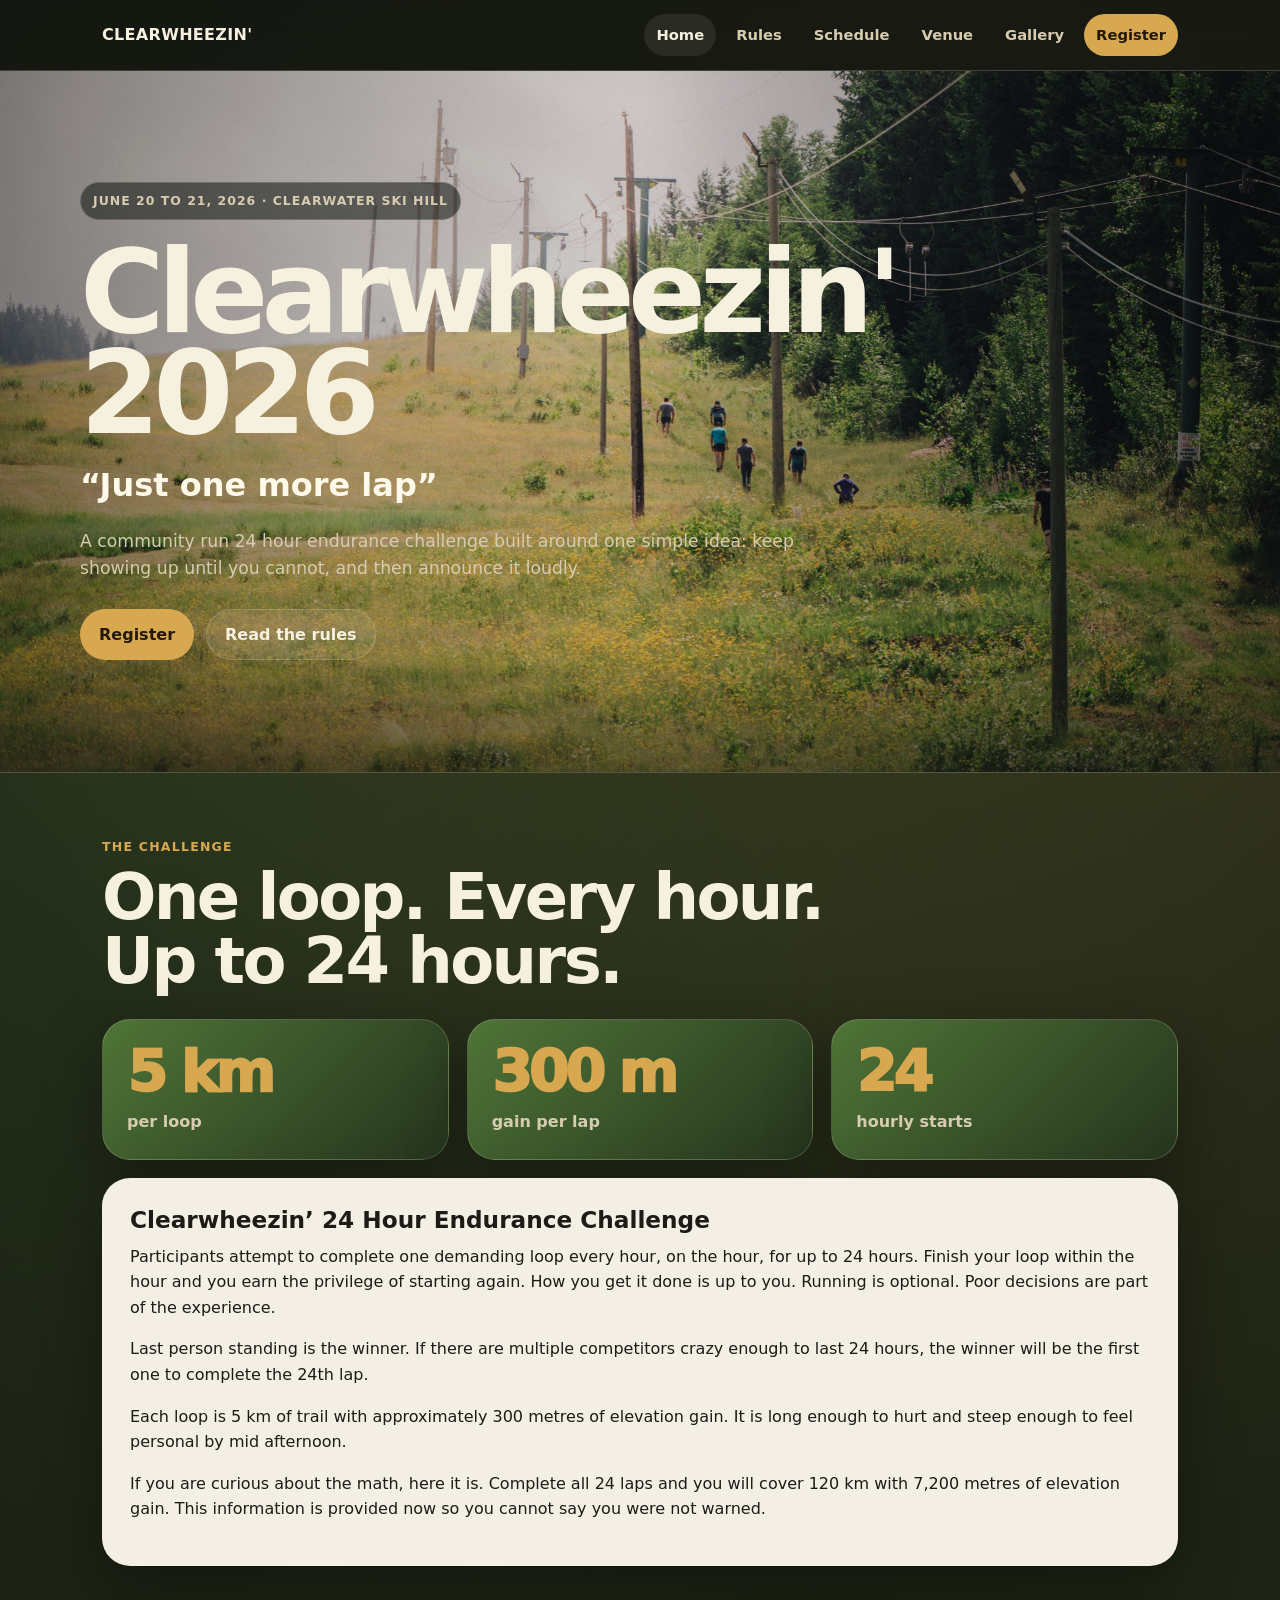
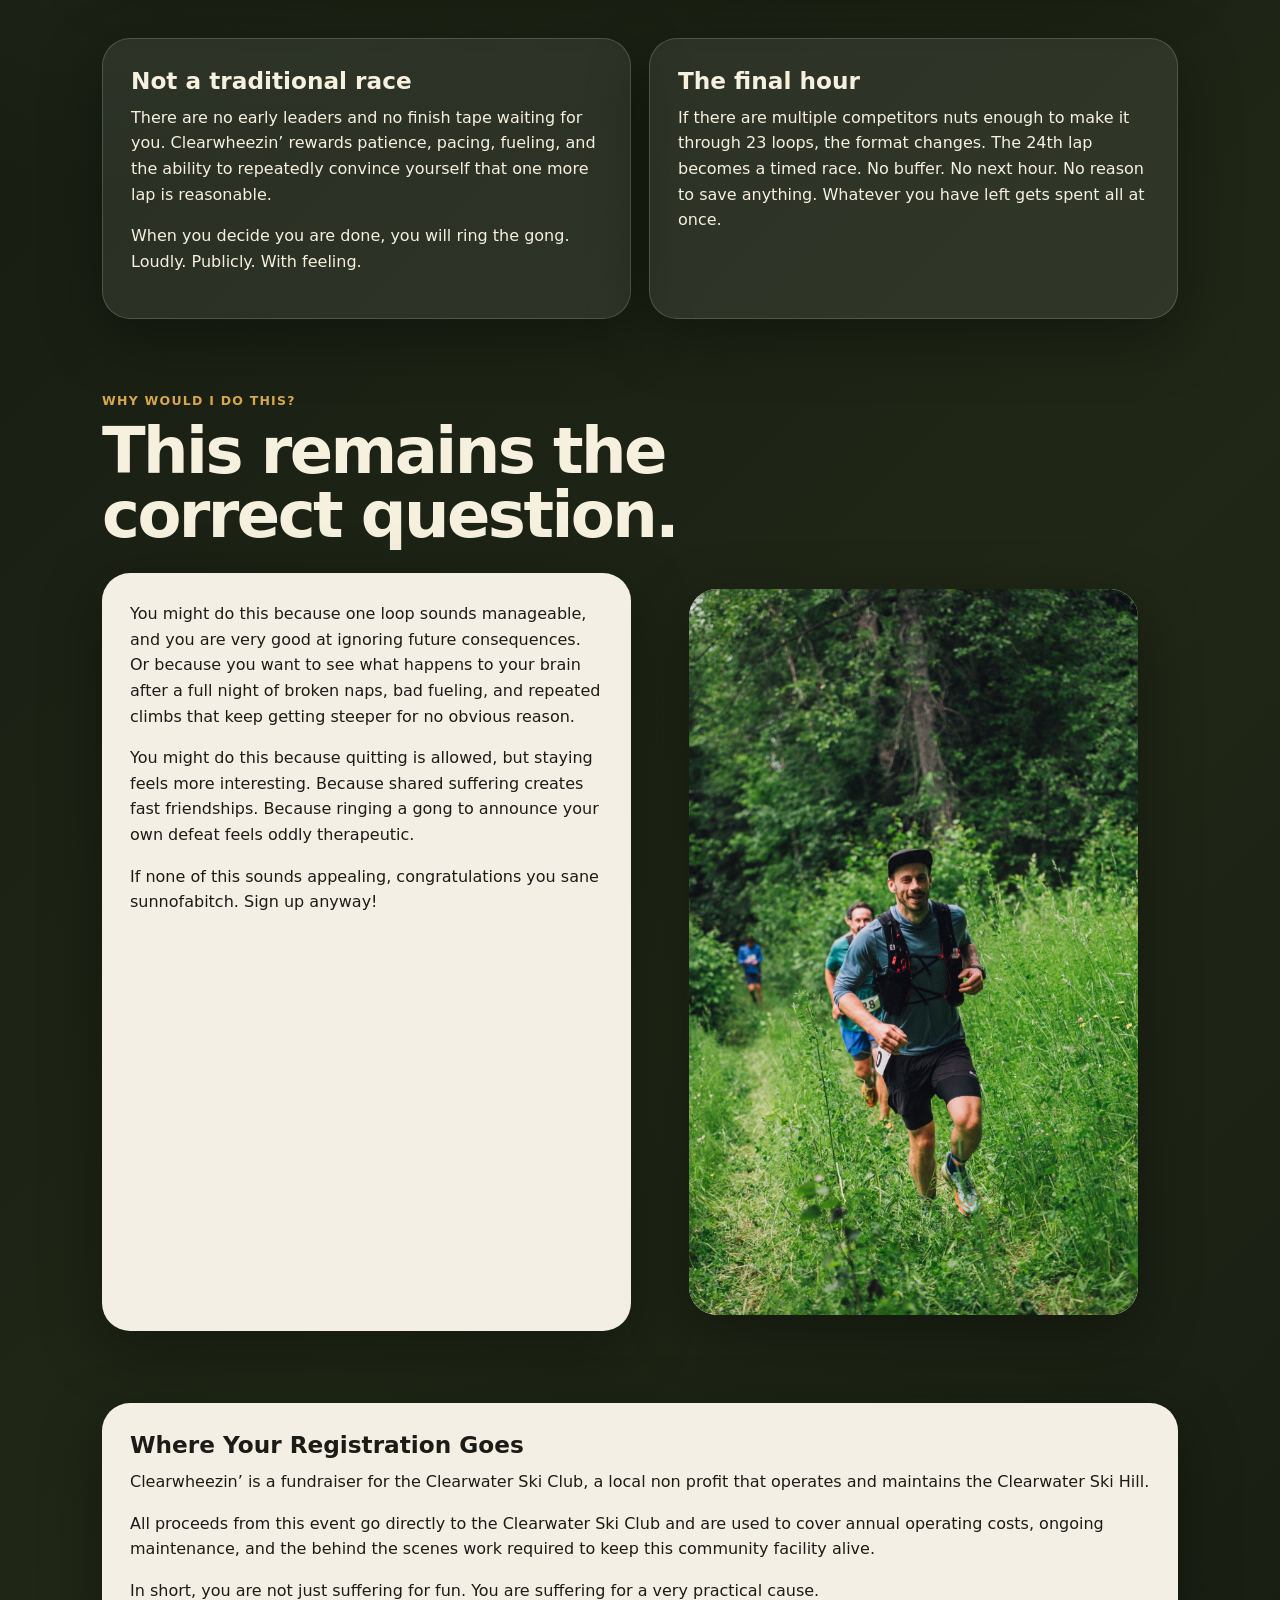
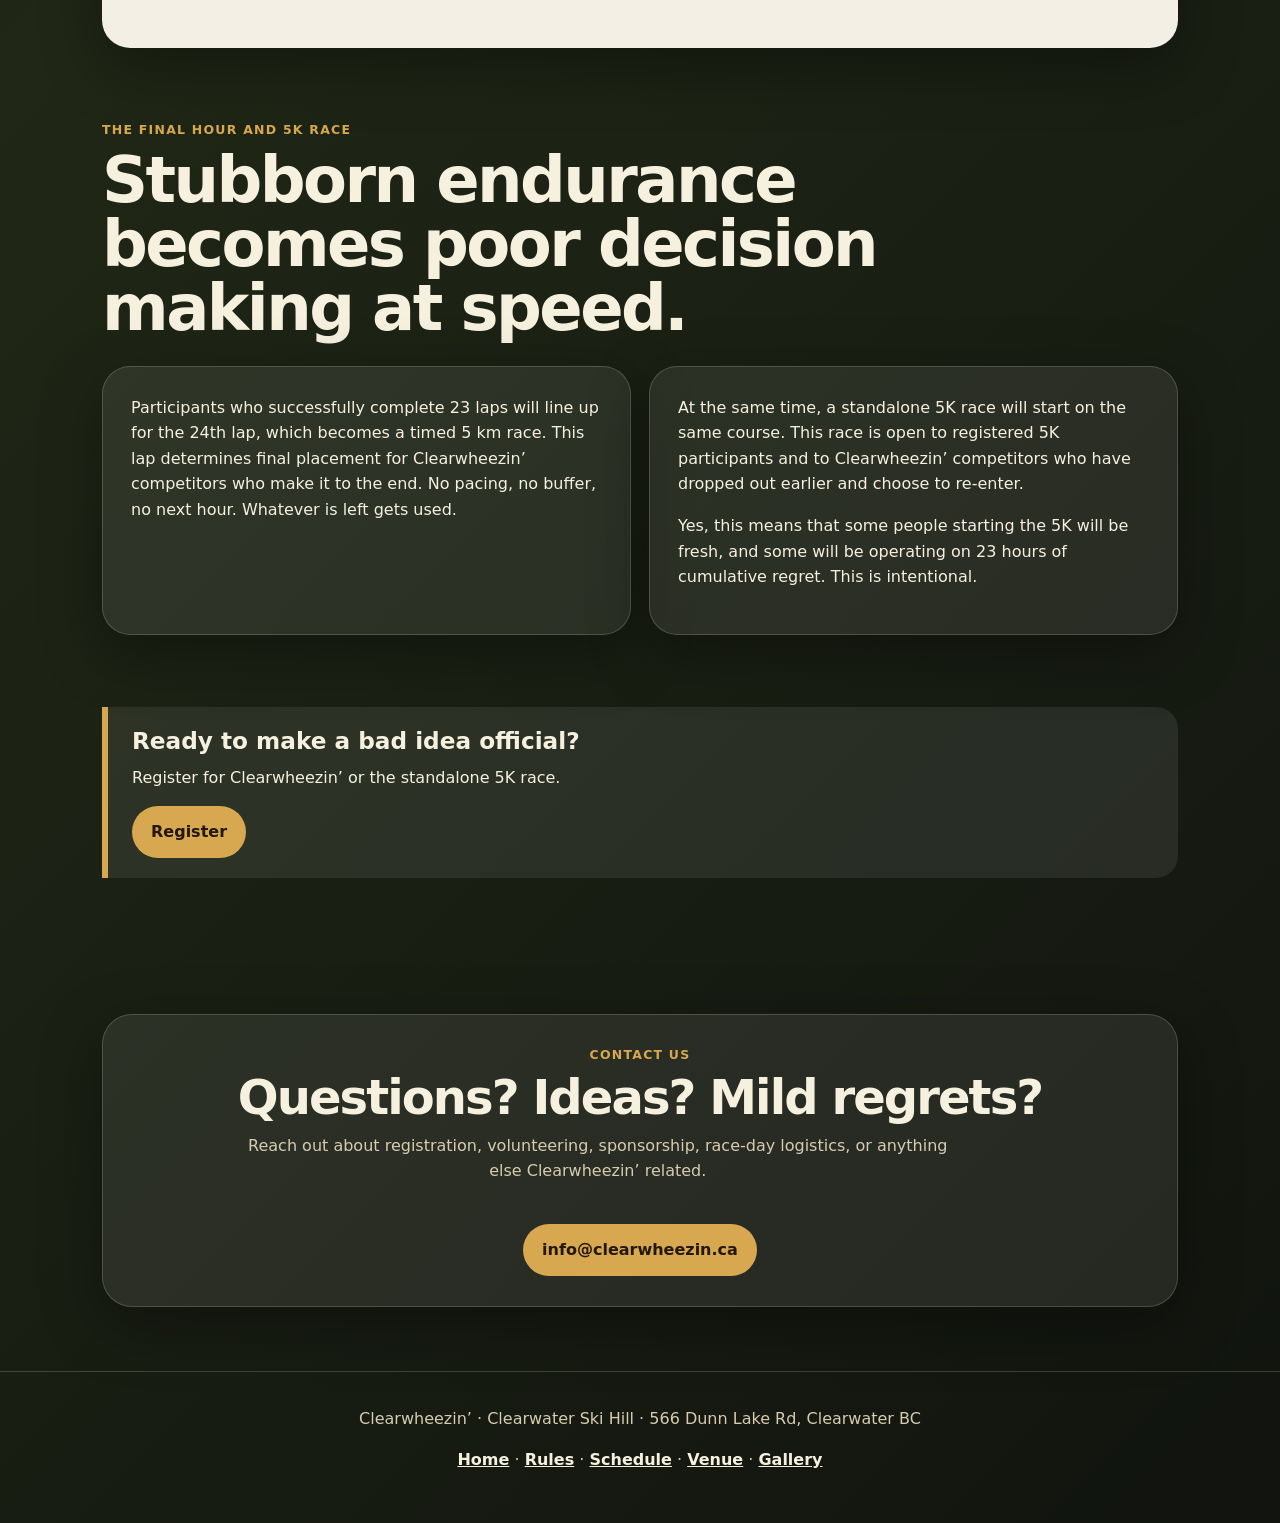
<file: index.html>
<!doctype html>
<html lang="en">
<head>
  <meta charset="utf-8">
  <meta name="viewport" content="width=device-width, initial-scale=1">
  <title>Clearwheezin' 2026 | 24 Hour Endurance Challenge</title>
  <meta name="description" content="Clearwheezin' is a 24 hour trail endurance challenge at the Clearwater Ski Hill, June 20 to 21, 2026.">
  <link rel="stylesheet" href="styles.css">
</head>
<body>
  <header class="site-header">
    <nav class="nav" aria-label="Main navigation">
      <a class="brand" href="index.html">Clearwheezin'</a>
      <div class="nav-links">
        <a class="active" href="index.html">Home</a>
        <a href="rules.html">Rules</a>
        <a href="schedule.html">Schedule</a>
        <a href="venue.html">Venue</a>
        <a href="gallery.html">Gallery</a>
        <a class="register-small" href="https://docs.google.com/forms/d/e/1FAIpQLSf0vnquG6fOo9L4sW3HJ0bSzp4sh94oVX1bUGzyTu4oOgFHUw/viewform?usp=send_form">Register</a>
      </div>
    </nav>
  </header>

  <section class="hero">
    <div class="hero-content">
      <div class="kicker">June 20 to 21, 2026 · Clearwater Ski Hill</div>
      <h1>Clearwheezin' 2026</h1>
      <p class="tagline">“Just one more lap”</p>
      <p class="hero-copy">A community run 24 hour endurance challenge built around one simple idea: keep showing up until you cannot, and then announce it loudly.</p>
      <div class="cta-row">
        <a class="button primary" href="https://docs.google.com/forms/d/e/1FAIpQLSf0vnquG6fOo9L4sW3HJ0bSzp4sh94oVX1bUGzyTu4oOgFHUw/viewform?usp=send_form">Register</a>
        <a class="button secondary" href="rules.html">Read the rules</a>
      </div>
    </div>
  </section>

  <main>
    <section class="section">
      <div class="section-header">
        <div class="eyebrow">The Challenge</div>
        <h2>One loop. Every hour. Up to 24 hours.</h2>
      </div>
      <div class="grid">
        <div class="stat-card"><div class="stat">5 km</div><div class="stat-label">per loop</div></div>
        <div class="stat-card"><div class="stat">300 m</div><div class="stat-label">gain per lap</div></div>
        <div class="stat-card"><div class="stat">24</div><div class="stat-label">hourly starts</div></div>
        <article class="card full">
          <h3>Clearwheezin’ 24 Hour Endurance Challenge</h3>
          <p>Participants attempt to complete one demanding loop every hour, on the hour, for up to 24 hours. Finish your loop within the hour and you earn the privilege of starting again. How you get it done is up to you. Running is optional. Poor decisions are part of the experience.</p>
          <p>Last person standing is the winner. If there are multiple competitors crazy enough to last 24 hours, the winner will be the first one to complete the 24th lap.</p>
          <p>Each loop is 5 km of trail with approximately 300 metres of elevation gain. It is long enough to hurt and steep enough to feel personal by mid afternoon.</p>
          <p>If you are curious about the math, here it is. Complete all 24 laps and you will cover 120 km with 7,200 metres of elevation gain. This information is provided now so you cannot say you were not warned.</p>
        </article>
      </div>
    </section>

    <section class="section">
      <div class="grid">
        <article class="card dark">
          <h3>Not a traditional race</h3>
          <p>There are no early leaders and no finish tape waiting for you. Clearwheezin’ rewards patience, pacing, fueling, and the ability to repeatedly convince yourself that one more lap is reasonable.</p>
          <p>When you decide you are done, you will ring the gong. Loudly. Publicly. With feeling.</p>
        </article>
        <article class="card dark">
          <h3>The final hour</h3>
          <p>If there are multiple competitors nuts enough to make it through 23 loops, the format changes. The 24th lap becomes a timed race. No buffer. No next hour. No reason to save anything. Whatever you have left gets spent all at once.</p>
        </article>
      </div>
    </section>

    <section class="section">
      <div class="section-header">
        <div class="eyebrow">Why would I do this?</div>
        <h2>This remains the correct question.</h2>
      </div>
      <div class="grid">
        <article class="card">
          <p>You might do this because one loop sounds manageable, and you are very good at ignoring future consequences. Or because you want to see what happens to your brain after a full night of broken naps, bad fueling, and repeated climbs that keep getting steeper for no obvious reason.</p>
          <p>You might do this because quitting is allowed, but staying feels more interesting. Because shared suffering creates fast friendships. Because ringing a gong to announce your own defeat feels oddly therapeutic.</p>
          <p>If none of this sounds appealing, congratulations you sane sunnofabitch. Sign up anyway!</p>
        </article>
        <figure class="card image-card">
         <img src="assets/trail-runner.JPG" alt="Runners climbing a lush green trail">
          <figcaption class="caption">Lush trails, and trauma bonding await.</figcaption>
        </figure>
      </div>
    </section>

    <section class="section">
      <div class="grid">
        <article class="card full">
          <h3>Where Your Registration Goes</h3>
          <p>Clearwheezin’ is a fundraiser for the Clearwater Ski Club, a local non profit that operates and maintains the Clearwater Ski Hill.</p>
          <p>All proceeds from this event go directly to the Clearwater Ski Club and are used to cover annual operating costs, ongoing maintenance, and the behind the scenes work required to keep this community facility alive.</p>
          <p>In short, you are not just suffering for fun. You are suffering for a very practical cause.</p>
        </article>
      </div>
    </section>

    <section class="section">
      <div class="section-header">
        <div class="eyebrow">The Final Hour and 5K Race</div>
        <h2>Stubborn endurance becomes poor decision making at speed.</h2>
      </div>
      <div class="grid">
        <article class="card dark">
          <p>Participants who successfully complete 23 laps will line up for the 24th lap, which becomes a timed 5 km race. This lap determines final placement for Clearwheezin’ competitors who make it to the end. No pacing, no buffer, no next hour. Whatever is left gets used.</p>
        </article>
        <article class="card dark">
          <p>At the same time, a standalone 5K race will start on the same course. This race is open to registered 5K participants and to Clearwheezin’ competitors who have dropped out earlier and choose to re-enter.</p>
          <p>Yes, this means that some people starting the 5K will be fresh, and some will be operating on 23 hours of cumulative regret. This is intentional.</p>
        </article>
      </div>
    </section>

    <section class="section">
      <div class="callout">
        <h3>Ready to make a bad idea official?</h3>
        <p>Register for Clearwheezin’ or the standalone 5K race.</p>
        <a class="button primary" href="https://docs.google.com/forms/d/e/1FAIpQLSf0vnquG6fOo9L4sW3HJ0bSzp4sh94oVX1bUGzyTu4oOgFHUw/viewform?usp=send_form">Register</a>
      </div>
    </section>
  </main>

  <section class="contact-section" aria-labelledby="contact-title">
    <div class="contact-inner">
      <div>
        <div class="eyebrow">Contact Us</div>
        <h2 id="contact-title">Questions? Ideas? Mild regrets?</h2>
        <p>Reach out about registration, volunteering, sponsorship, race-day logistics, or anything else Clearwheezin’ related.</p>
      </div>
      <a class="button primary" href="mailto:info@clearwheezin.ca">info@clearwheezin.ca</a>
    </div>
  </section>

  <footer class="footer">
    <p>Clearwheezin’ · Clearwater Ski Hill · 566 Dunn Lake Rd, Clearwater BC</p>
    <p><a href="index.html">Home</a> · <a href="rules.html">Rules</a> · <a href="schedule.html">Schedule</a> · <a href="venue.html">Venue</a> · <a href="gallery.html">Gallery</a></p>
  </footer>
</body>
</html>
</file>
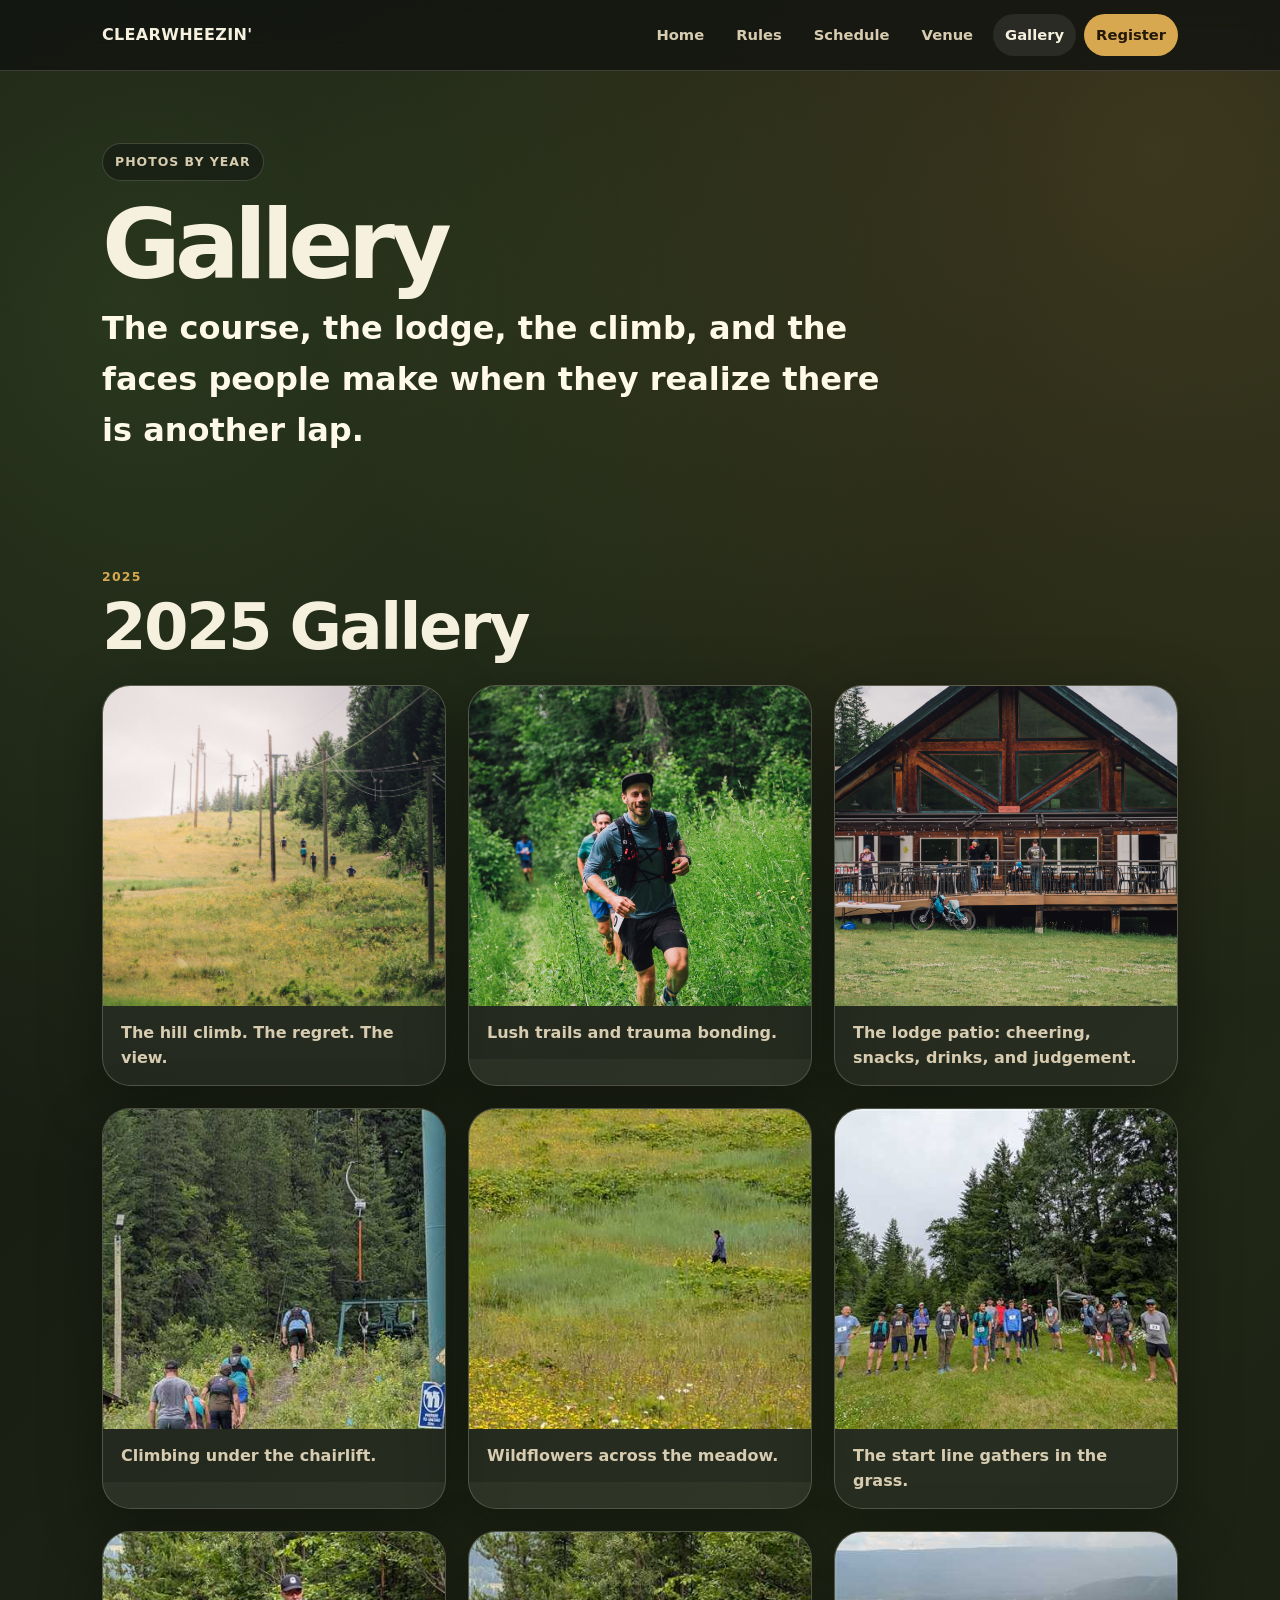
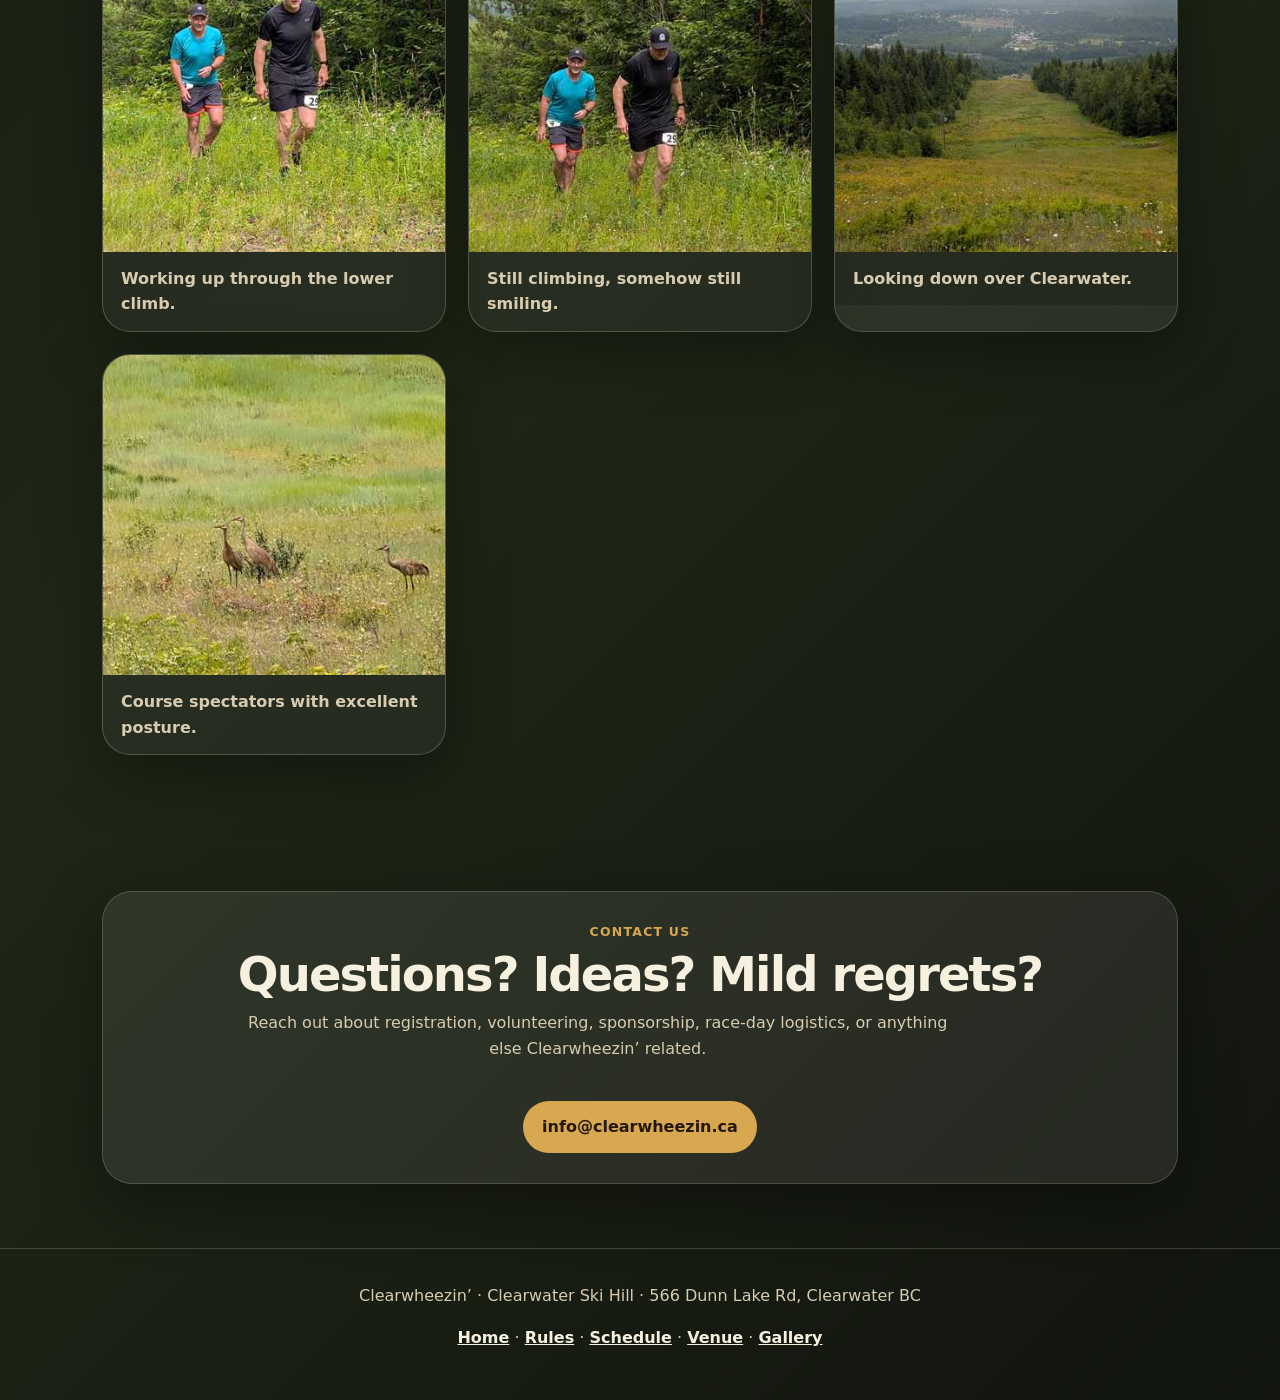
<file: gallery.html>
<!doctype html>
<html lang="en">
<head>
  <meta charset="utf-8">
  <meta name="viewport" content="width=device-width, initial-scale=1">
  <title>Gallery | Clearwheezin' 2026</title>
  <meta name="description" content="Photo gallery for Clearwheezin' at the Clearwater Ski Hill.">
  <link rel="stylesheet" href="styles.css">
</head>
<body>
  <header class="site-header">
    <nav class="nav" aria-label="Main navigation">
      <a class="brand" href="index.html">Clearwheezin'</a>
      <div class="nav-links">
        <a href="index.html">Home</a>
        <a href="rules.html">Rules</a>
        <a href="schedule.html">Schedule</a>
        <a href="venue.html">Venue</a>
        <a class="active" href="gallery.html">Gallery</a>
        <a class="register-small" href="https://docs.google.com/forms/d/e/1FAIpQLSf0vnquG6fOo9L4sW3HJ0bSzp4sh94oVX1bUGzyTu4oOgFHUw/viewform?usp=send_form">Register</a>
      </div>
    </nav>
  </header>

  <section class="page-hero">
    <div class="kicker">Photos by Year</div>
    <h1>Gallery</h1>
    <p class="tagline">The course, the lodge, the climb, and the faces people make when they realize there is another lap.</p>
    <!--
    <p class="hero-copy">Photos are organized by event year. Future galleries can be added by uploading photos to a year folder and adding them to <code>gallery-data.js</code>.</p>
    -->
  </section>

  <main>
    <div data-gallery></div>

    <!--
    <section class="section">
      <div class="callout">
        <h3>Adding photos later</h3>
        <p>Recommended structure: <code>assets/gallery/2026/2026-001-start-line.jpg</code>, <code>assets/gallery/2027/2027-001-finish-area.jpg</code>, and so on. Keep images resized for web before uploading.</p>
      </div>
    </section>
    -->
  </main>

  <section class="contact-section" aria-labelledby="contact-title">
    <div class="contact-inner">
      <div>
        <div class="eyebrow">Contact Us</div>
        <h2 id="contact-title">Questions? Ideas? Mild regrets?</h2>
        <p>Reach out about registration, volunteering, sponsorship, race-day logistics, or anything else Clearwheezin’ related.</p>
      </div>
      <a class="button primary" href="mailto:info@clearwheezin.ca">info@clearwheezin.ca</a>
    </div>
  </section>

  <footer class="footer">
    <p>Clearwheezin’ · Clearwater Ski Hill · 566 Dunn Lake Rd, Clearwater BC</p>
    <p><a href="index.html">Home</a> · <a href="rules.html">Rules</a> · <a href="schedule.html">Schedule</a> · <a href="venue.html">Venue</a> · <a href="gallery.html">Gallery</a></p>
  </footer>

  <div class="lightbox" data-lightbox aria-hidden="true">
    <button class="lightbox-backdrop" data-lightbox-close aria-label="Close image preview"></button>
    <div class="lightbox-panel" role="dialog" aria-modal="true" aria-label="Gallery image preview">
      <button class="lightbox-close" data-lightbox-close aria-label="Close image preview">×</button>
      <img data-lightbox-image alt="">
      <p data-lightbox-caption></p>
    </div>
  </div>

  <script src="gallery-data.js"></script>
  <script src="gallery.js"></script>
</body>
</html>
</file>
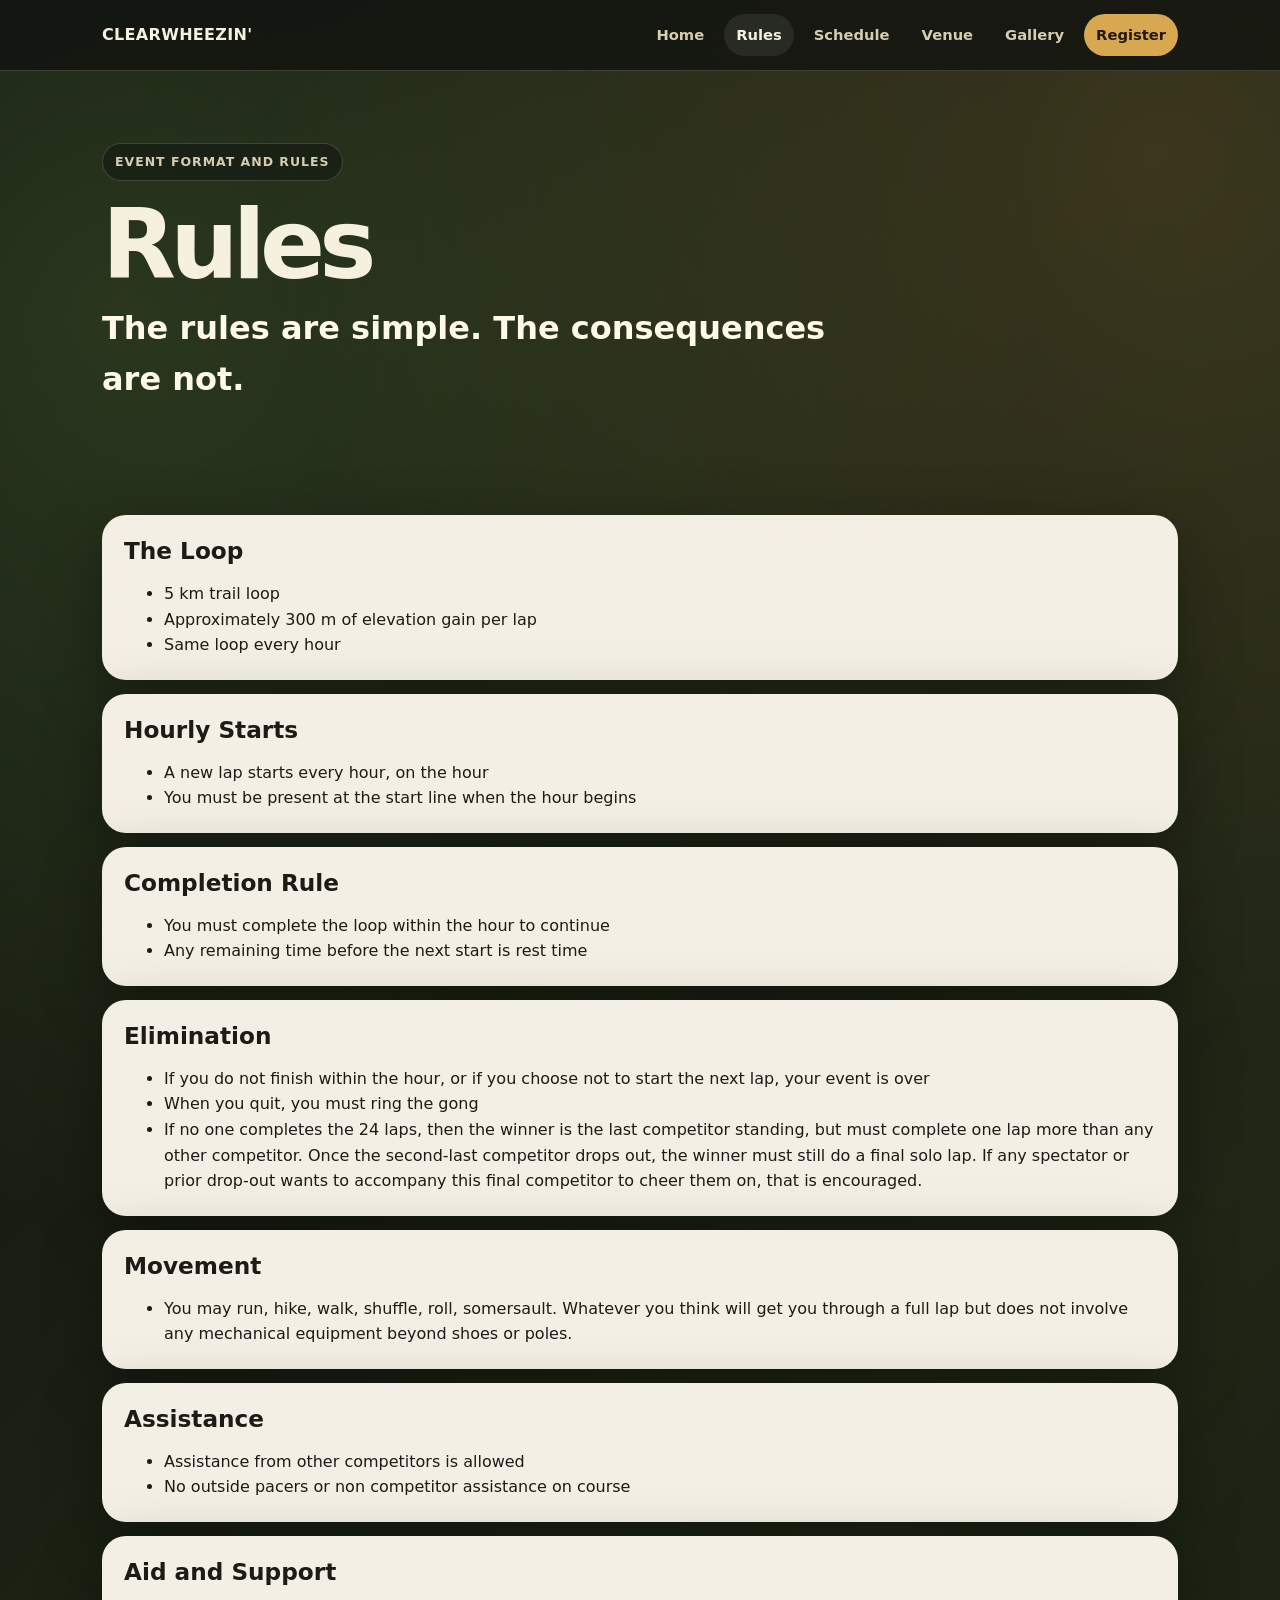
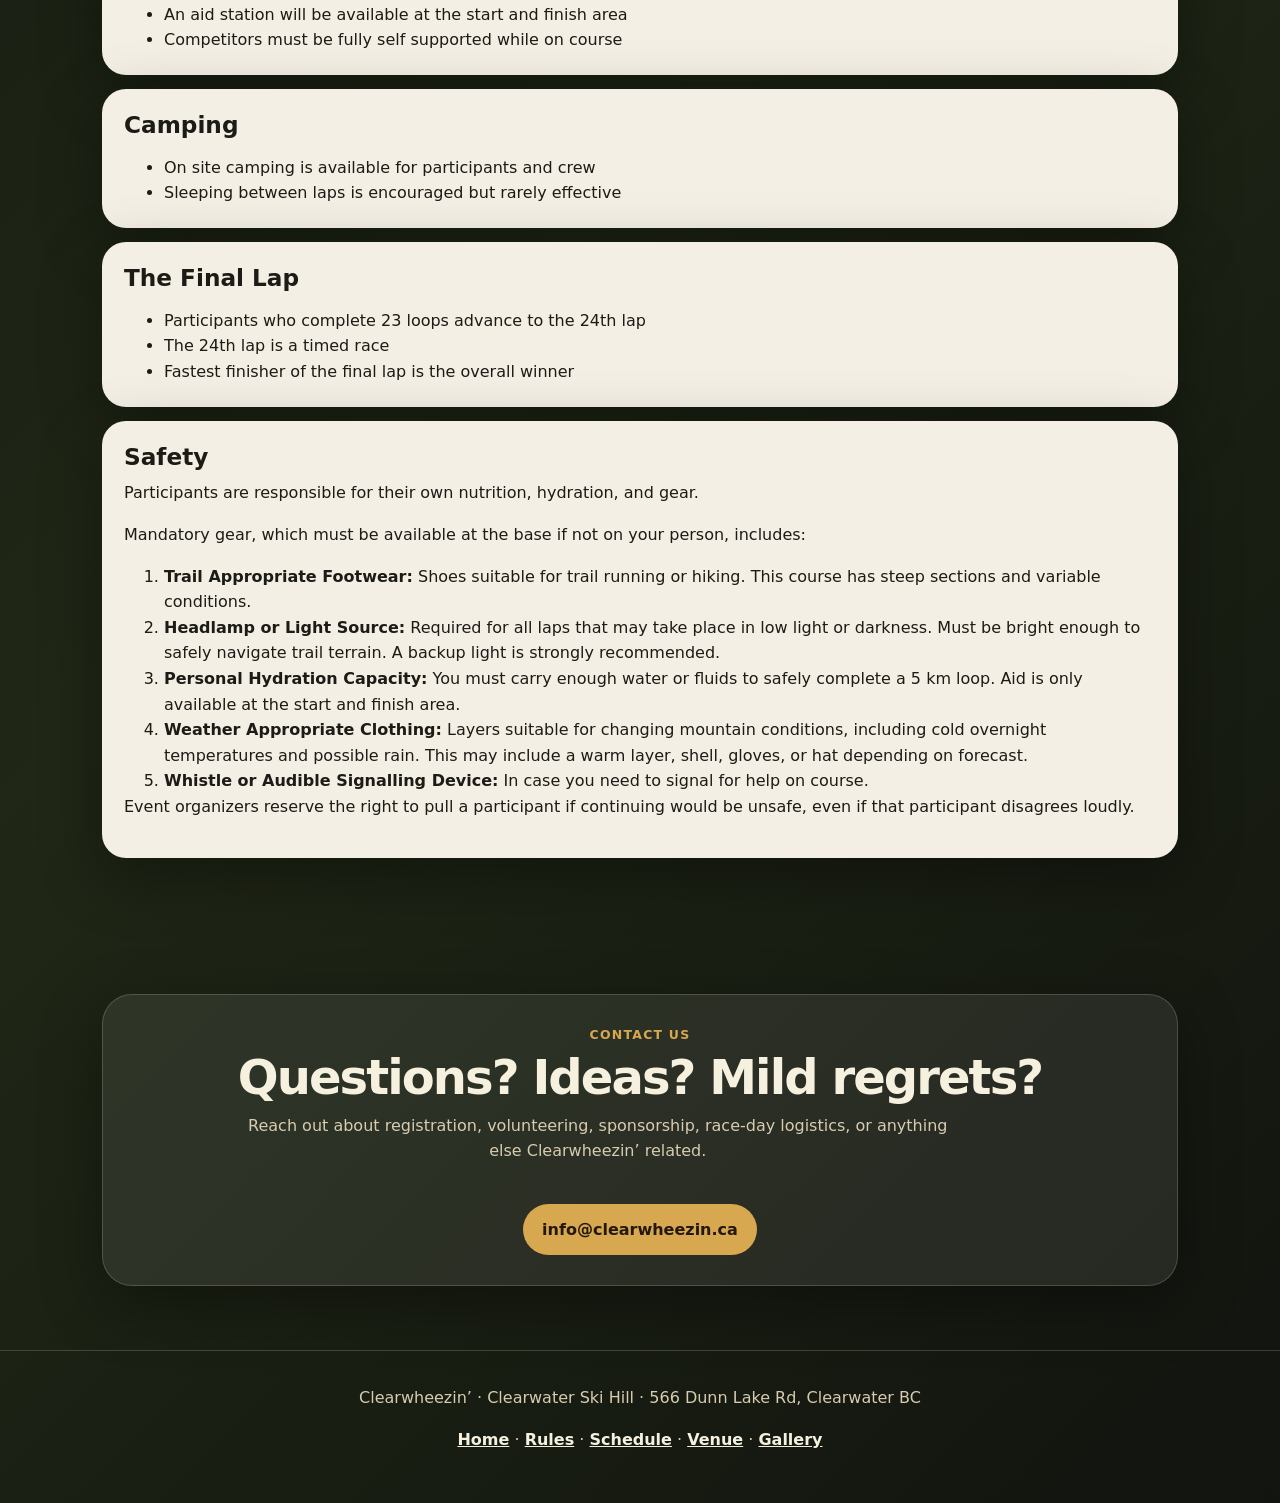
<file: rules.html>
<!doctype html>
<html lang="en">
<head>
  <meta charset="utf-8">
  <meta name="viewport" content="width=device-width, initial-scale=1">
  <title>Rules | Clearwheezin' 2026</title>
  <meta name="description" content="Event format and rules for Clearwheezin' 2026.">
  <link rel="stylesheet" href="styles.css">
</head>
<body>
<header class="site-header">
    <nav class="nav" aria-label="Main navigation">
      <a class="brand" href="index.html">Clearwheezin'</a>
      <div class="nav-links">
        <a href="index.html">Home</a>
        <a class="active" href="rules.html">Rules</a>
        <a href="schedule.html">Schedule</a>
        <a href="venue.html">Venue</a>
        <a href="gallery.html">Gallery</a>
        <a class="register-small" href="https://docs.google.com/forms/d/e/1FAIpQLSf0vnquG6fOo9L4sW3HJ0bSzp4sh94oVX1bUGzyTu4oOgFHUw/viewform?usp=send_form">Register</a>
      </div>
    </nav>
  </header>

<section class="page-hero">
  <div class="kicker">Event Format and Rules</div>
  <h1>Rules</h1>
  <p class="tagline">The rules are simple. The consequences are not.</p>
</section>

<main>
  <section class="section rule-list">
    <article class="rule-item"><h3>The Loop</h3><ul><li>5 km trail loop</li><li>Approximately 300 m of elevation gain per lap</li><li>Same loop every hour</li></ul></article>
    <article class="rule-item"><h3>Hourly Starts</h3><ul><li>A new lap starts every hour, on the hour</li><li>You must be present at the start line when the hour begins</li></ul></article>
    <article class="rule-item"><h3>Completion Rule</h3><ul><li>You must complete the loop within the hour to continue</li><li>Any remaining time before the next start is rest time</li></ul></article>
    <article class="rule-item"><h3>Elimination</h3><ul><li>If you do not finish within the hour, or if you choose not to start the next lap, your event is over</li><li>When you quit, you must ring the gong</li><li>If no one completes the 24 laps, then the winner is the last competitor standing, but must complete one lap more than any other competitor. Once the second-last competitor drops out, the winner must still do a final solo lap. If any spectator or prior drop-out wants to accompany this final competitor to cheer them on, that is encouraged.</li></ul></article>
    <article class="rule-item"><h3>Movement</h3><ul><li>You may run, hike, walk, shuffle, roll, somersault. Whatever you think will get you through a full lap but does not involve any mechanical equipment beyond shoes or poles.</li></ul></article>
    <article class="rule-item"><h3>Assistance</h3><ul><li>Assistance from other competitors is allowed</li><li>No outside pacers or non competitor assistance on course</li></ul></article>
    <article class="rule-item"><h3>Aid and Support</h3><ul><li>An aid station will be available at the start and finish area</li><li>Competitors must be fully self supported while on course</li></ul></article>
    <article class="rule-item"><h3>Camping</h3><ul><li>On site camping is available for participants and crew</li><li>Sleeping between laps is encouraged but rarely effective</li></ul></article>
    <article class="rule-item"><h3>The Final Lap</h3><ul><li>Participants who complete 23 loops advance to the 24th lap</li><li>The 24th lap is a timed race</li><li>Fastest finisher of the final lap is the overall winner</li></ul></article>
    <article class="rule-item"><h3>Safety</h3><p>Participants are responsible for their own nutrition, hydration, and gear.</p><p>Mandatory gear, which must be available at the base if not on your person, includes:</p><ol><li><strong>Trail Appropriate Footwear:</strong> Shoes suitable for trail running or hiking. This course has steep sections and variable conditions.</li><li><strong>Headlamp or Light Source:</strong> Required for all laps that may take place in low light or darkness. Must be bright enough to safely navigate trail terrain. A backup light is strongly recommended.</li><li><strong>Personal Hydration Capacity:</strong> You must carry enough water or fluids to safely complete a 5 km loop. Aid is only available at the start and finish area.</li><li><strong>Weather Appropriate Clothing:</strong> Layers suitable for changing mountain conditions, including cold overnight temperatures and possible rain. This may include a warm layer, shell, gloves, or hat depending on forecast.</li><li><strong>Whistle or Audible Signalling Device:</strong> In case you need to signal for help on course.</li></ol><p>Event organizers reserve the right to pull a participant if continuing would be unsafe, even if that participant disagrees loudly.</p></article>
  </section>
</main>
<section class="contact-section" aria-labelledby="contact-title">
    <div class="contact-inner">
      <div>
        <div class="eyebrow">Contact Us</div>
        <h2 id="contact-title">Questions? Ideas? Mild regrets?</h2>
        <p>Reach out about registration, volunteering, sponsorship, race-day logistics, or anything else Clearwheezin’ related.</p>
      </div>
      <a class="button primary" href="mailto:info@clearwheezin.ca">info@clearwheezin.ca</a>
    </div>
  </section>

  <footer class="footer">
    <p>Clearwheezin’ · Clearwater Ski Hill · 566 Dunn Lake Rd, Clearwater BC</p>
    <p><a href="index.html">Home</a> · <a href="rules.html">Rules</a> · <a href="schedule.html">Schedule</a> · <a href="venue.html">Venue</a> · <a href="gallery.html">Gallery</a></p>
  </footer>
</body>
</html>
</file>
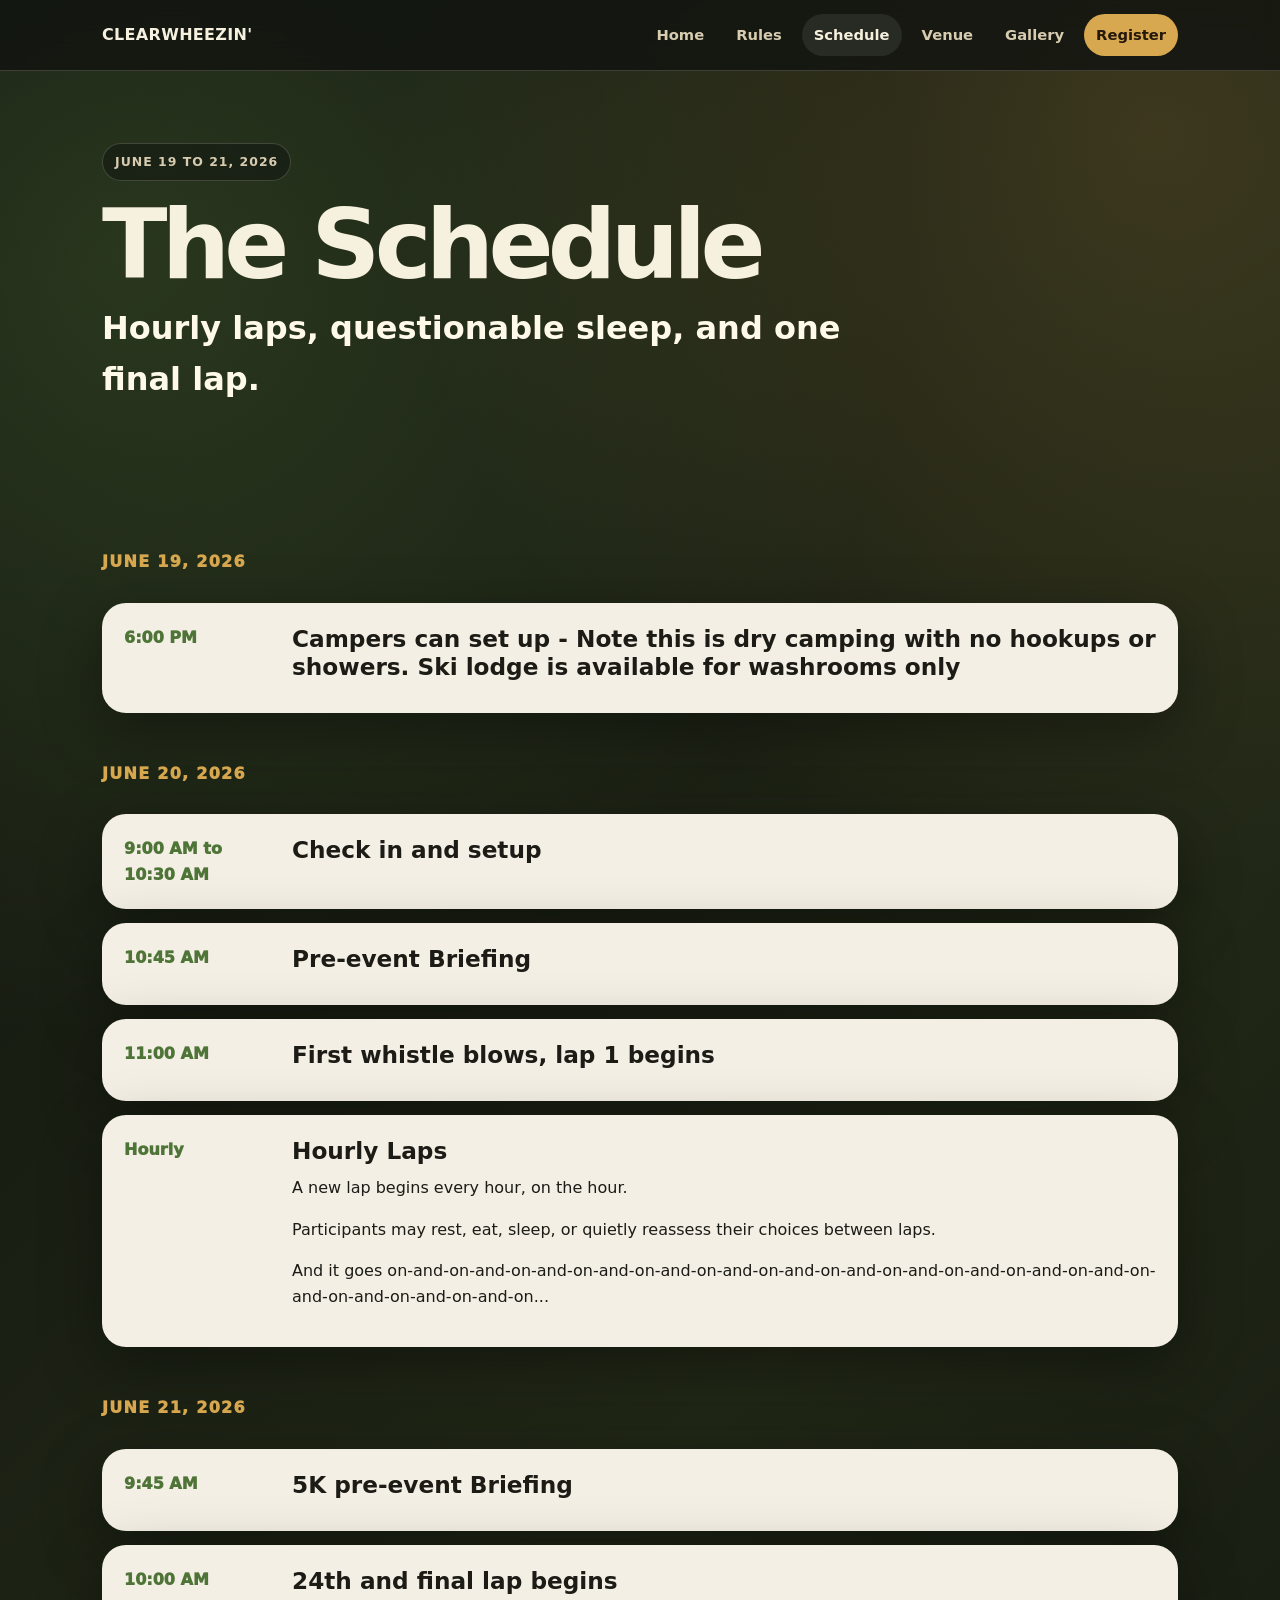
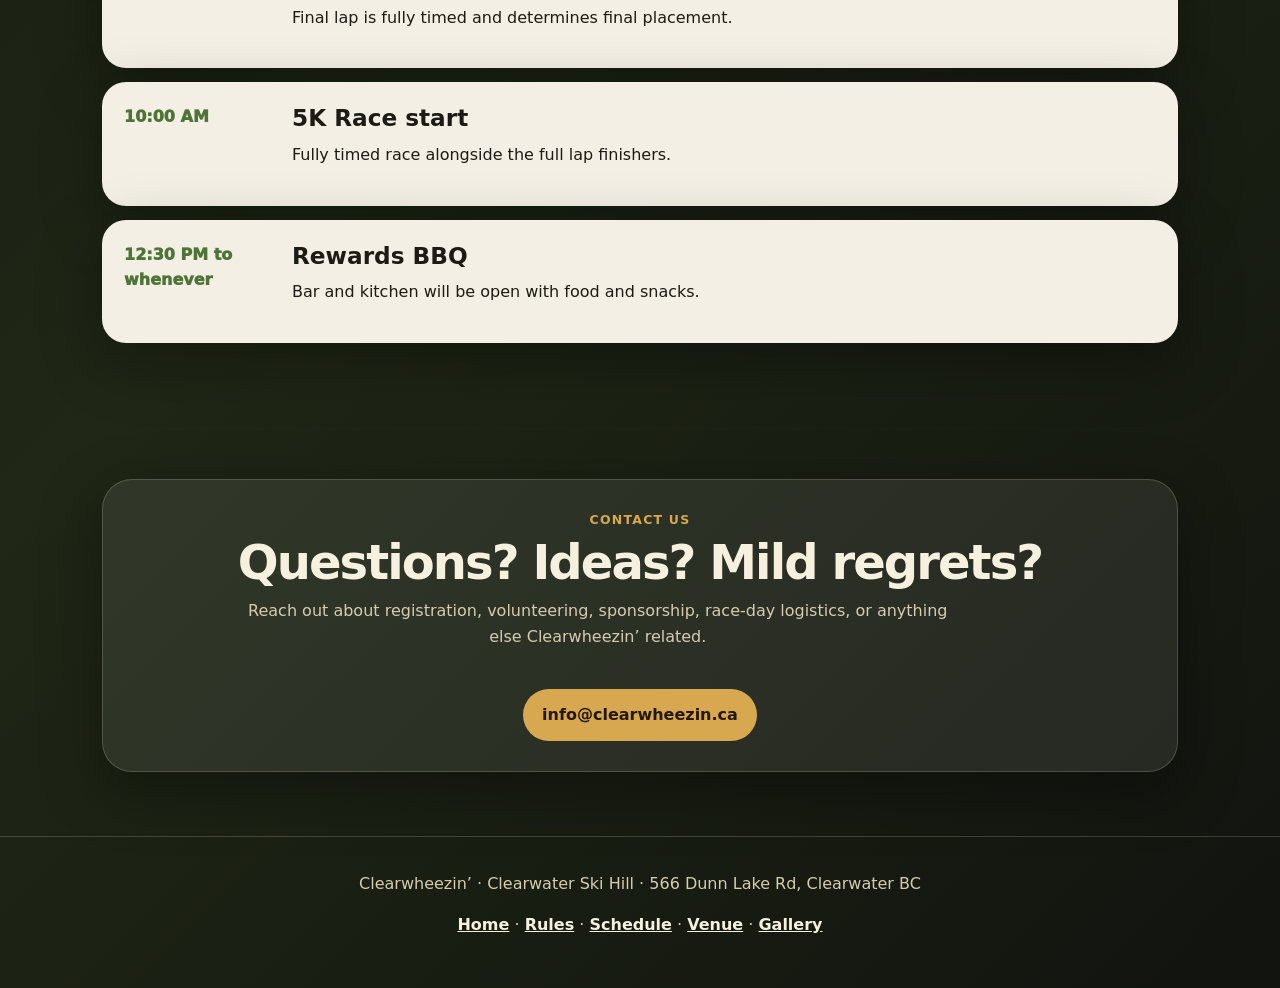
<file: schedule.html>
<!doctype html>
<html lang="en">
<head>
  <meta charset="utf-8">
  <meta name="viewport" content="width=device-width, initial-scale=1">
  <title>Schedule | Clearwheezin' 2026</title>
  <meta name="description" content="Clearwheezin' 2026 schedule for June 19 to 21, 2026.">
  <link rel="stylesheet" href="styles.css">
</head>
<body>
<header class="site-header">
    <nav class="nav" aria-label="Main navigation">
      <a class="brand" href="index.html">Clearwheezin'</a>
      <div class="nav-links">
        <a href="index.html">Home</a>
        <a href="rules.html">Rules</a>
        <a class="active" href="schedule.html">Schedule</a>
        <a href="venue.html">Venue</a>
        <a href="gallery.html">Gallery</a>
        <a class="register-small" href="https://docs.google.com/forms/d/e/1FAIpQLSf0vnquG6fOo9L4sW3HJ0bSzp4sh94oVX1bUGzyTu4oOgFHUw/viewform?usp=send_form">Register</a>
      </div>
    </nav>
  </header>

<section class="page-hero">
  <div class="kicker">June 19 to 21, 2026</div>
  <h1>The Schedule</h1>
  <p class="tagline">Hourly laps, questionable sleep, and one final lap.</p>
</section>

<main>
  <section class="section schedule-list">
    <div class="date-band">June 19, 2026</div>
    <article class="schedule-item"><div class="time">6:00 PM</div><div><h3>Campers can set up - Note this is dry camping with no hookups or showers. Ski lodge is available for washrooms only</h3></div></article>

    <div class="date-band">June 20, 2026</div>
    <article class="schedule-item"><div class="time">9:00 AM to 10:30 AM</div><div><h3>Check in and setup</h3></div></article>
    <article class="schedule-item"><div class="time">10:45 AM</div><div><h3>Pre-event Briefing</h3></div></article>
    <article class="schedule-item"><div class="time">11:00 AM</div><div><h3>First whistle blows, lap 1 begins</h3></div></article>
    <article class="schedule-item"><div class="time">Hourly</div><div><h3>Hourly Laps</h3><p>A new lap begins every hour, on the hour.</p><p>Participants may rest, eat, sleep, or quietly reassess their choices between laps.</p><p>And it goes on-and-on-and-on-and-on-and-on-and-on-and-on-and-on-and-on-and-on-and-on-and-on-and-on-and-on-and-on-and-on-and-on...</p></div></article>

    <div class="date-band">June 21, 2026</div>
    <article class="schedule-item"><div class="time">9:45 AM</div><div><h3>5K pre-event Briefing</h3></div></article>
    <article class="schedule-item"><div class="time">10:00 AM</div><div><h3>24th and final lap begins</h3><p>Final lap is fully timed and determines final placement.</p></div></article>
    <article class="schedule-item"><div class="time">10:00 AM</div><div><h3>5K Race start</h3><p>Fully timed race alongside the full lap finishers.</p></div></article>
    <article class="schedule-item"><div class="time">12:30 PM to whenever</div><div><h3>Rewards BBQ</h3><p>Bar and kitchen will be open with food and snacks.</p></div></article>
  </section>
</main>
<section class="contact-section" aria-labelledby="contact-title">
    <div class="contact-inner">
      <div>
        <div class="eyebrow">Contact Us</div>
        <h2 id="contact-title">Questions? Ideas? Mild regrets?</h2>
        <p>Reach out about registration, volunteering, sponsorship, race-day logistics, or anything else Clearwheezin’ related.</p>
      </div>
      <a class="button primary" href="mailto:info@clearwheezin.ca">info@clearwheezin.ca</a>
    </div>
  </section>

  <footer class="footer">
    <p>Clearwheezin’ · Clearwater Ski Hill · 566 Dunn Lake Rd, Clearwater BC</p>
    <p><a href="index.html">Home</a> · <a href="rules.html">Rules</a> · <a href="schedule.html">Schedule</a> · <a href="venue.html">Venue</a> · <a href="gallery.html">Gallery</a></p>
  </footer>
</body>
</html>
</file>
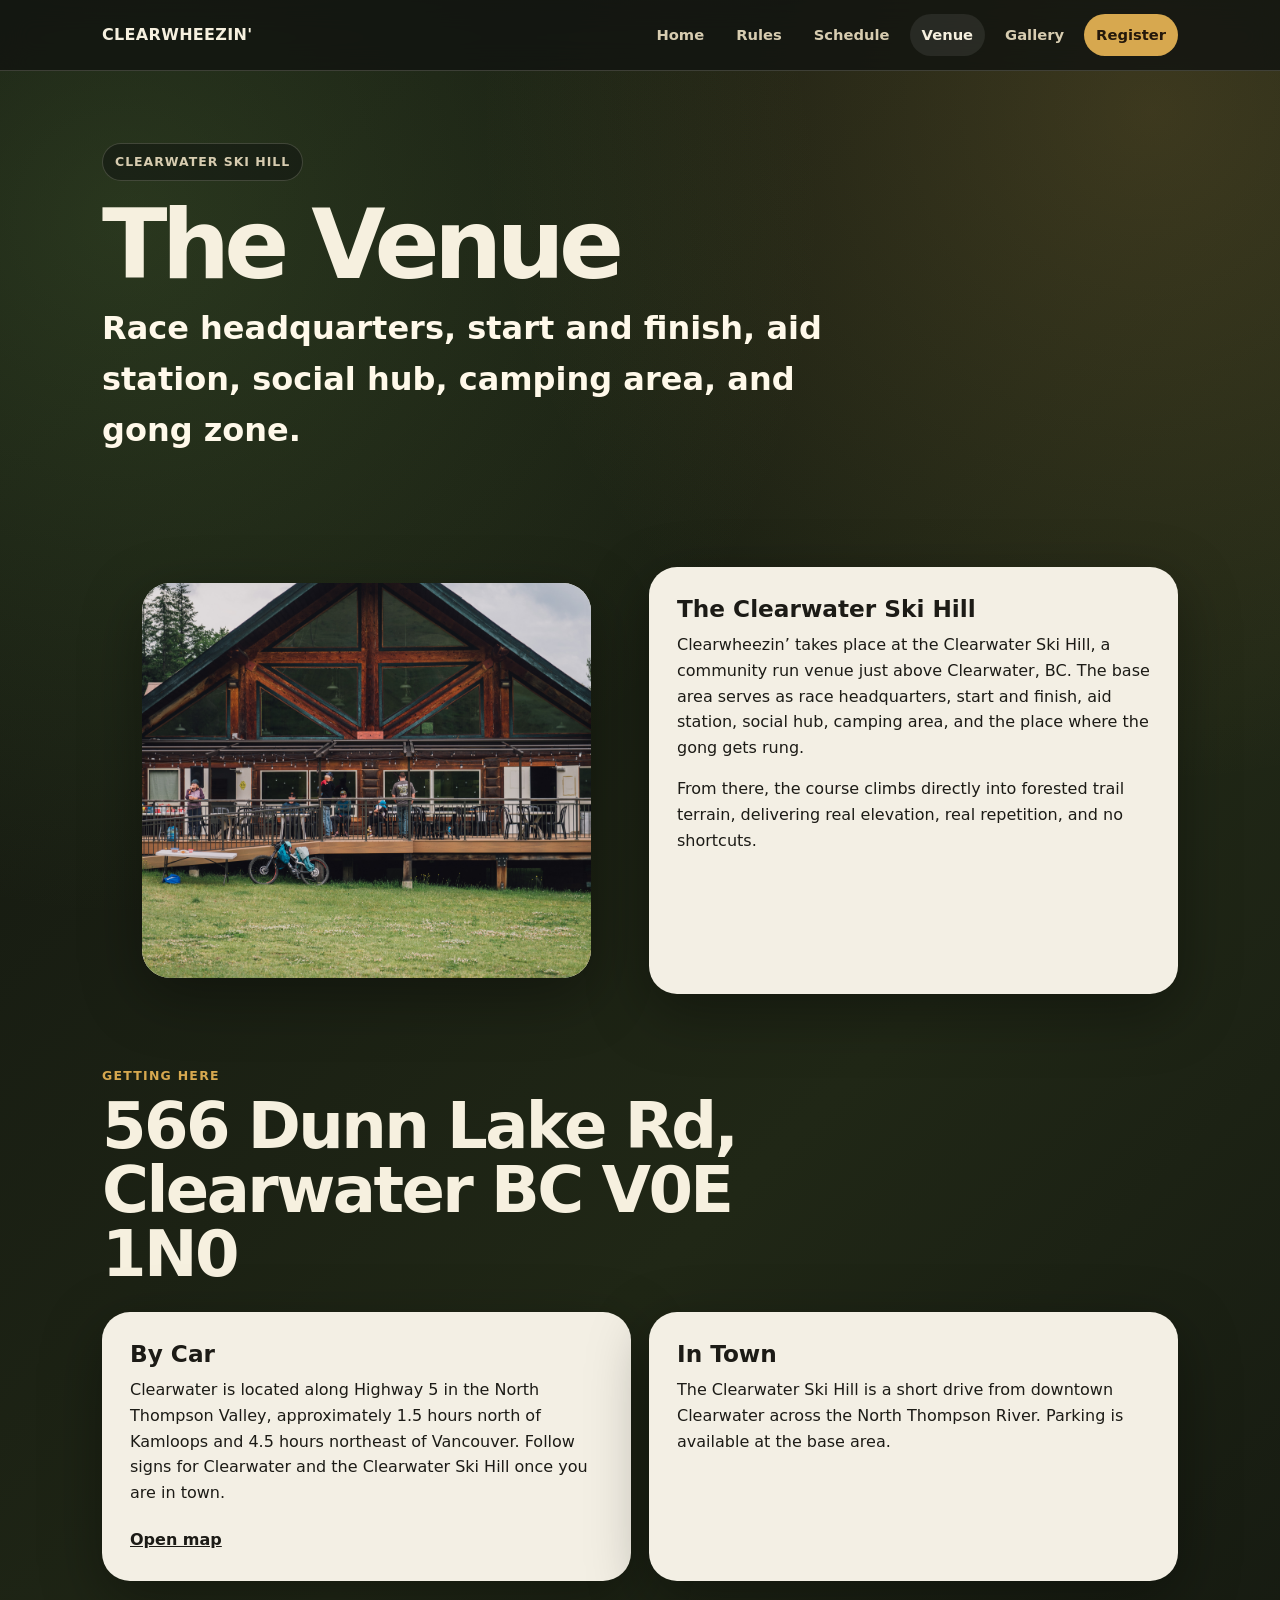
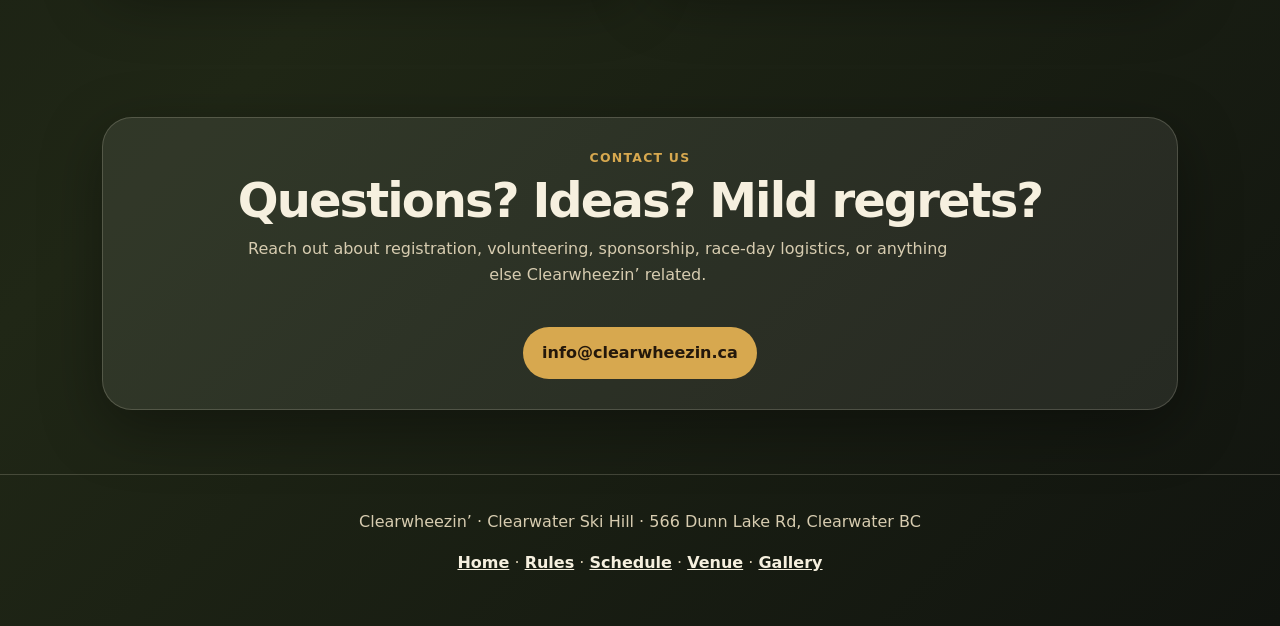
<file: venue.html>
<!doctype html>
<html lang="en">
<head>
  <meta charset="utf-8">
  <meta name="viewport" content="width=device-width, initial-scale=1">
  <title>Venue | Clearwheezin' 2026</title>
  <meta name="description" content="Venue information for Clearwheezin' at Clearwater Ski Hill.">
  <link rel="stylesheet" href="styles.css">
</head>
<body>
<header class="site-header">
    <nav class="nav" aria-label="Main navigation">
      <a class="brand" href="index.html">Clearwheezin'</a>
      <div class="nav-links">
        <a href="index.html">Home</a>
        <a href="rules.html">Rules</a>
        <a href="schedule.html">Schedule</a>
        <a class="active" href="venue.html">Venue</a>
        <a href="gallery.html">Gallery</a>
        <a class="register-small" href="https://docs.google.com/forms/d/e/1FAIpQLSf0vnquG6fOo9L4sW3HJ0bSzp4sh94oVX1bUGzyTu4oOgFHUw/viewform?usp=send_form">Register</a>
      </div>
    </nav>
  </header>

<section class="page-hero">
  <div class="kicker">Clearwater Ski Hill</div>
  <h1>The Venue</h1>
  <p class="tagline">Race headquarters, start and finish, aid station, social hub, camping area, and gong zone.</p>
</section>

<main>
  <section class="section">
    <div class="grid">
      <figure class="card image-card">
        <img src="assets/patio.JPG" alt="Clearwater Ski Hill lodge patio">
        <figcaption class="caption">The patio where spectators will cheer, drinks will be served, and commiseration will occur.</figcaption>
      </figure>
      <article class="card">
        <h3>The Clearwater Ski Hill</h3>
        <p>Clearwheezin’ takes place at the Clearwater Ski Hill, a community run venue just above Clearwater, BC. The base area serves as race headquarters, start and finish, aid station, social hub, camping area, and the place where the gong gets rung.</p>
        <p>From there, the course climbs directly into forested trail terrain, delivering real elevation, real repetition, and no shortcuts.</p>
      </article>
    </div>
  </section>

  <section class="section">
    <div class="section-header">
      <div class="eyebrow">Getting Here</div>
      <h2>566 Dunn Lake Rd, Clearwater BC V0E 1N0</h2>
    </div>
    <div class="grid">
      <article class="card">
        <h3>By Car</h3>
        <p>Clearwater is located along Highway 5 in the North Thompson Valley, approximately 1.5 hours north of Kamloops and 4.5 hours northeast of Vancouver. Follow signs for Clearwater and the Clearwater Ski Hill once you are in town.</p>
        <a class="map-link" href="https://www.bing.com/maps?q=566+Dunn+Lake+Rd,+Clearwater+BC+V0E1N0">Open map</a>
      </article>
      <article class="card">
        <h3>In Town</h3>
        <p>The Clearwater Ski Hill is a short drive from downtown Clearwater across the North Thompson River. Parking is available at the base area.</p>
      </article>
    </div>
  </section>
</main>
<section class="contact-section" aria-labelledby="contact-title">
    <div class="contact-inner">
      <div>
        <div class="eyebrow">Contact Us</div>
        <h2 id="contact-title">Questions? Ideas? Mild regrets?</h2>
        <p>Reach out about registration, volunteering, sponsorship, race-day logistics, or anything else Clearwheezin’ related.</p>
      </div>
      <a class="button primary" href="mailto:info@clearwheezin.ca">info@clearwheezin.ca</a>
    </div>
  </section>

  <footer class="footer">
    <p>Clearwheezin’ · Clearwater Ski Hill · 566 Dunn Lake Rd, Clearwater BC</p>
    <p><a href="index.html">Home</a> · <a href="rules.html">Rules</a> · <a href="schedule.html">Schedule</a> · <a href="venue.html">Venue</a> · <a href="gallery.html">Gallery</a></p>
  </footer>
</body>
</html>
</file>
<file: styles.css>
:root {
  --bg: #121411;
  --bg-soft: #1b2118;
  --card: #f3efe4;
  --card-soft: #fff9ea;
  --text: #f6f0df;
  --muted: #d7ccb0;
  --ink: #1c1b16;
  --green: #78a850;
  --green-dark: #4f7437;
  --gold: #d7a84f;
  --rust: #bd6b44;
  --border: rgba(246, 240, 223, 0.18);
  --shadow: 0 18px 60px rgba(0,0,0,.35);
  --max: 1120px;
}

* { box-sizing: border-box; }
html { scroll-behavior: smooth; }
body {
  margin: 0;
  font-family: Inter, ui-sans-serif, system-ui, -apple-system, BlinkMacSystemFont, "Segoe UI", sans-serif;
  background:
    radial-gradient(circle at 10% 10%, rgba(120,168,80,.22), transparent 30%),
    radial-gradient(circle at 90% 5%, rgba(215,168,79,.18), transparent 28%),
    linear-gradient(135deg, #11140f 0%, #202716 55%, #11140f 100%);
  color: var(--text);
  line-height: 1.6;
}

a { color: inherit; }
img { max-width: 100%; display: block; }

.site-header {
  position: sticky;
  top: 0;
  z-index: 20;
  backdrop-filter: blur(14px);
  background: rgba(18,20,17,.82);
  border-bottom: 1px solid var(--border);
}
.nav {
  max-width: var(--max);
  margin: 0 auto;
  padding: 14px 22px;
  display: flex;
  align-items: center;
  justify-content: space-between;
  gap: 18px;
}
.brand {
  font-weight: 900;
  letter-spacing: .02em;
  text-transform: uppercase;
  text-decoration: none;
  font-size: 1rem;
}
.nav-links { display: flex; gap: 8px; align-items: center; flex-wrap: wrap; }
.nav-links a {
  text-decoration: none;
  padding: 9px 12px;
  border-radius: 999px;
  color: var(--muted);
  font-weight: 700;
  font-size: .92rem;
}
.nav-links a:hover, .nav-links a.active {
  color: var(--text);
  background: rgba(255,255,255,.08);
}
.register-small {
  background: var(--gold) !important;
  color: #24180b !important;
}

.hero {
  position: relative;
  min-height: 78vh;
  display: grid;
  place-items: center;
  overflow: hidden;
  border-bottom: 1px solid var(--border);
}
.hero::before {
  content: "";
  position: absolute;
  inset: 0;
  background:
    linear-gradient(90deg, rgba(18,20,17,.48), rgba(18,20,17,.18), rgba(18,20,17,.50)),
    url("assets/hero.jpg") 60% center/cover;
  filter: saturate(1.08) contrast(1.05);
}
.hero::after {
  content: "";
  position: absolute;
  inset: auto -10% -18% -10%;
  height: 35%;
  background: linear-gradient(0deg, var(--bg), transparent);
}
.hero-content {
  position: relative;
  z-index: 2;
  width: min(var(--max), calc(100% - 44px));
  padding: 70px 0;
}
.kicker {
  display: inline-flex;
  gap: 8px;
  align-items: center;
  padding: 8px 12px;
  border: 1px solid var(--border);
  border-radius: 999px;
  background: rgba(18,20,17,.55);
  color: var(--muted);
  font-weight: 800;
  text-transform: uppercase;
  letter-spacing: .08em;
  font-size: .78rem;
}
h1 {
  font-size: clamp(3.4rem, 9vw, 8rem);
  line-height: .88;
  margin: 22px 0 16px;
  letter-spacing: -.06em;
}
.tagline {
  font-size: clamp(1.25rem, 3vw, 2rem);
  color: var(--card-soft);
  max-width: 780px;
  font-weight: 800;
}
.hero-copy { max-width: 720px; color: var(--muted); font-size: 1.08rem; }
.cta-row { display: flex; gap: 12px; flex-wrap: wrap; margin-top: 26px; }
.button {
  display: inline-flex;
  align-items: center;
  justify-content: center;
  min-height: 46px;
  padding: 12px 18px;
  border-radius: 999px;
  border: 1px solid var(--border);
  text-decoration: none;
  font-weight: 900;
}
.button.primary { background: var(--gold); color: #24180b; border-color: transparent; }
.button.secondary { background: rgba(255,255,255,.08); color: var(--text); }

main { max-width: var(--max); margin: 0 auto; padding: 64px 22px; }
.section { margin: 0 0 72px; }
.section-header { max-width: 780px; margin-bottom: 26px; }
.eyebrow { color: var(--gold); font-weight: 900; text-transform: uppercase; letter-spacing: .1em; font-size: .78rem; }
h2 { font-size: clamp(2rem, 5vw, 4rem); line-height: 1; margin: 8px 0 12px; letter-spacing: -.04em; }
h3 { font-size: 1.45rem; line-height: 1.2; margin: 0 0 10px; }
p { margin: 0 0 16px; }

.grid { display: grid; grid-template-columns: repeat(12, 1fr); gap: 18px; }
.card {
  grid-column: span 6;
  background: var(--card);
  color: var(--ink);
  border-radius: 28px;
  padding: 28px;
  box-shadow: var(--shadow);
  position: relative;
  overflow: hidden;
}
.card.dark {
  background: rgba(255,255,255,.08);
  color: var(--text);
  border: 1px solid var(--border);
}
.card.full { grid-column: 1 / -1; }
.stat-card {
  grid-column: span 4;
  background: linear-gradient(135deg, var(--green-dark), #26351e);
  border: 1px solid var(--border);
  border-radius: 28px;
  padding: 24px;
  box-shadow: var(--shadow);
}
.stat { font-size: clamp(2rem, 5vw, 3.6rem); line-height: 1; font-weight: 950; letter-spacing: -.06em; color: var(--gold); }
.stat-label { color: var(--muted); font-weight: 800; margin-top: 8px; }

.image-card { padding: 0; overflow: hidden; }
.image-card img { width: 100%; height: 100%; object-fit: cover; min-height: 320px; }
.caption { padding: 14px 18px; font-size: .92rem; color: var(--muted); background: rgba(0,0,0,.2); }

.callout {
  border-left: 6px solid var(--gold);
  padding: 20px 24px;
  background: rgba(255,255,255,.08);
  border-radius: 0 22px 22px 0;
  color: var(--text);
}

.page-hero {
  max-width: var(--max);
  margin: 0 auto;
  padding: 72px 22px 30px;
}
.page-hero h1 { font-size: clamp(3rem, 8vw, 6rem); }

.rule-list, .schedule-list { display: grid; gap: 14px; }
.rule-item, .schedule-item {
  background: var(--card);
  color: var(--ink);
  border-radius: 24px;
  padding: 22px;
  box-shadow: var(--shadow);
}
.rule-item ul, .rule-item ol { margin-bottom: 0; }
.schedule-item { display: grid; grid-template-columns: 150px 1fr; gap: 18px; align-items: start; }
.time { font-weight: 950; color: var(--green-dark); }
.date-band {
  margin: 34px 0 14px;
  color: var(--gold);
  font-weight: 950;
  text-transform: uppercase;
  letter-spacing: .08em;
}

.map-link {
  display: inline-flex;
  margin-top: 6px;
  color: var(--ink);
  font-weight: 900;
}

.footer {
  border-top: 1px solid var(--border);
  padding: 34px 22px;
  color: var(--muted);
  text-align: center;
}
.footer a { color: var(--text); font-weight: 800; }

@media (max-width: 760px) {
  .nav { align-items: flex-start; flex-direction: column; }
  .nav-links { width: 100%; }
  .card, .stat-card { grid-column: 1 / -1; }
  .schedule-item { grid-template-columns: 1fr; }
  .hero { min-height: 72vh; }
}


.contact-section {
  max-width: var(--max);
  margin: 0 auto 64px;
  padding: 0 22px;
}
.contact-inner {
  display: grid;
  grid-template-columns: 1fr;
  align-items: center;
  justify-items: center;
  gap: 24px;
  padding: 30px;
  border: 1px solid var(--border);
  border-radius: 30px;
  background: rgba(255,255,255,.08);
  box-shadow: var(--shadow);
  text-align: center;
}
.contact-inner h2 {
  font-size: clamp(1.8rem, 4vw, 3rem);
}
.contact-inner p {
  color: var(--muted);
  max-width: 720px;
}

code {
  color: var(--card-soft);
  background: rgba(0,0,0,.22);
  padding: .12rem .32rem;
  border-radius: .35rem;
}

.gallery-year {
  margin: 0 0 72px;
}
.gallery-grid {
  display: grid;
  grid-template-columns: repeat(12, 1fr);
  gap: 22px;
}
.gallery-item {
  grid-column: span 4;
  margin: 0;
  background: rgba(255,255,255,.08);
  border: 1px solid var(--border);
  border-radius: 28px;
  overflow: hidden;
  box-shadow: var(--shadow);
}
.gallery-item a {
  display: block;
  text-decoration: none;
}
.gallery-item img {
  width: 100%;
  height: 320px;
  object-fit: cover;
  transition: transform .22s ease, filter .22s ease;
}
.gallery-item:hover img {
  transform: scale(1.035);
  filter: saturate(1.08) contrast(1.04);
}
.gallery-item figcaption {
  padding: 14px 18px;
  color: var(--muted);
  font-weight: 700;
  background: rgba(0,0,0,.18);
}

.lightbox {
  position: fixed;
  inset: 0;
  z-index: 100;
  display: none;
  place-items: center;
  padding: 22px;
}
.lightbox.is-open { display: grid; }
.lightbox-backdrop {
  position: absolute;
  inset: 0;
  border: 0;
  background: rgba(0,0,0,.82);
  cursor: pointer;
}
.lightbox-panel {
  position: relative;
  width: min(1100px, 100%);
  max-height: 92vh;
  background: var(--bg);
  border: 1px solid var(--border);
  border-radius: 24px;
  overflow: hidden;
  box-shadow: var(--shadow);
}
.lightbox-panel img {
  width: 100%;
  max-height: 78vh;
  object-fit: contain;
  background: #050605;
}
.lightbox-panel p {
  margin: 0;
  padding: 14px 18px 18px;
  color: var(--muted);
}
.lightbox-close {
  position: absolute;
  top: 12px;
  right: 12px;
  z-index: 2;
  width: 42px;
  height: 42px;
  border: 1px solid var(--border);
  border-radius: 999px;
  background: rgba(18,20,17,.84);
  color: var(--text);
  font-size: 1.8rem;
  line-height: 1;
  cursor: pointer;
}

@media (max-width: 900px) {
  .gallery-item { grid-column: span 6; }
}

@media (max-width: 640px) {
  .gallery-item { grid-column: 1 / -1; }
  .gallery-item img { height: 260px; }
}
</file>
